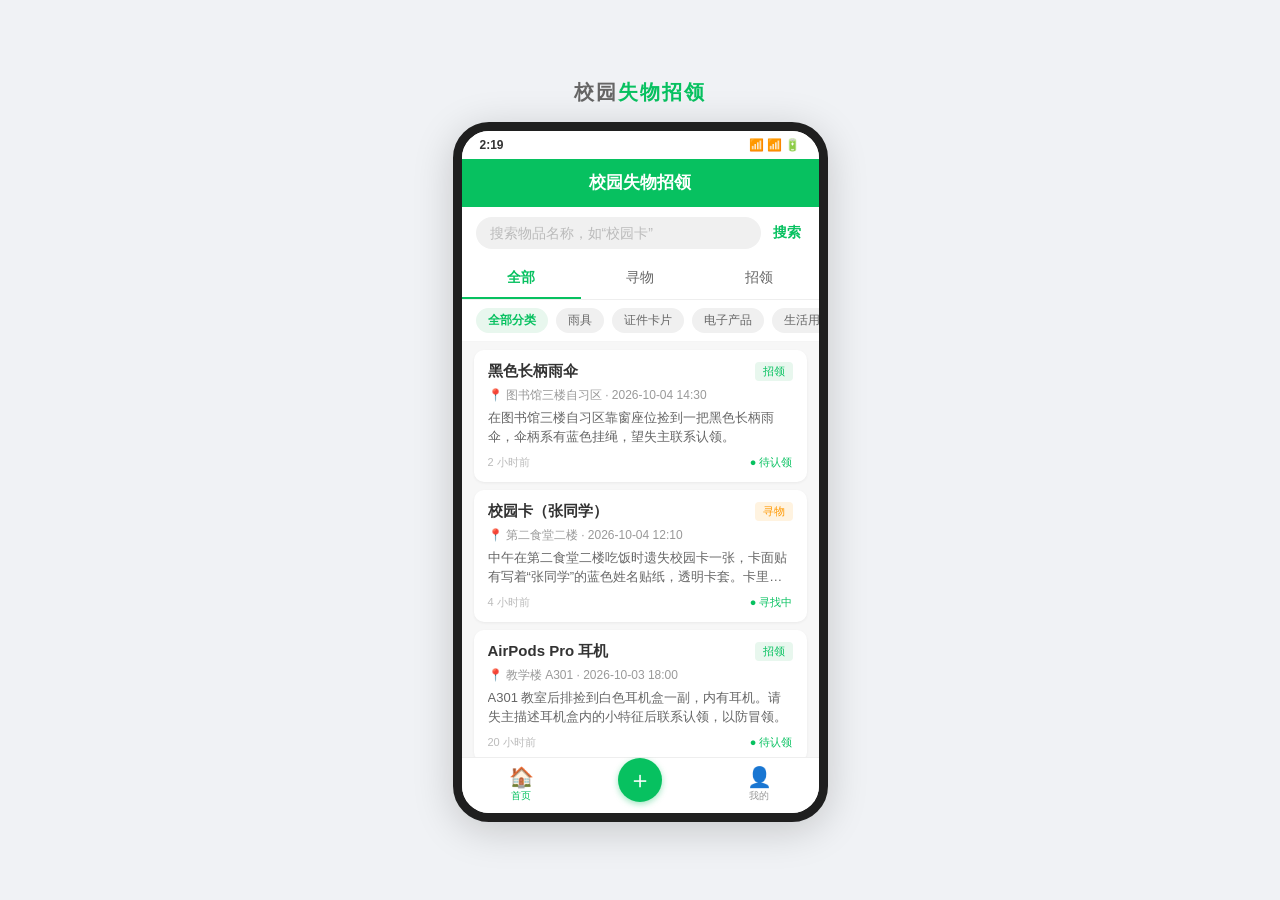
<file: index.html>
<!DOCTYPE html>
<html lang="zh-CN">
<head>
  <meta charset="UTF-8">
  <meta name="viewport" content="width=device-width, initial-scale=1.0">
  <title>校园失物招领</title>
  <link rel="stylesheet" href="css/style.css">
</head>
<body>
  <div class="app-title">校园<span>失物招领</span></div>

  <div class="phone">
    <div class="status-bar"><span id="clock">9:41</span><span>📶 📶 🔋</span></div>

    <!-- 导航栏 -->
    <div class="nav-bar">
      <span class="back" id="navBack" style="display:none;">‹</span>
      <span id="navTitle">校园失物招领</span>
      <span class="nav-right" id="navRight" style="display:none;"></span>
    </div>

    <!-- 内容区 -->
    <div class="content" id="content">

      <!-- 首页 -->
      <div class="page active" id="page-home">
        <div class="search-bar">
          <input class="search-input" id="homeSearch" placeholder="搜索物品名称，如“校园卡”">
          <span class="search-do" id="homeSearchDo">搜索</span>
        </div>
        <div class="tabs" id="typeTabs">
          <div class="tab active" data-type="all">全部</div>
          <div class="tab" data-type="lost">寻物</div>
          <div class="tab" data-type="found">招领</div>
        </div>
        <div class="filter-bar" id="categoryChips"></div>
        <div id="homeList"></div>
      </div>

      <!-- 发布页 -->
      <div class="page" id="page-publish">
        <div class="type-selector" id="typeSelector">
          <div class="type-btn selected" data-type="lost">🔍 发布寻物</div>
          <div class="type-btn" data-type="found">📦 发布招领</div>
        </div>

        <div class="form-section">
          <div class="form-row">
            <span class="form-label required">物品名称</span>
            <input class="form-input" id="f-title" placeholder="如：校园卡、雨伞">
          </div>
          <div class="form-row">
            <span class="form-label required">地点</span>
            <input class="form-input" id="f-location" placeholder="如：第二食堂、图书馆三楼">
          </div>
          <div class="form-row">
            <span class="form-label required">时间</span>
            <input class="form-input" id="f-time" type="datetime-local">
          </div>
          <div class="form-row">
            <span class="form-label">分类</span>
            <select class="form-input form-select" id="f-category">
              <option value="证件卡片">证件卡片</option>
              <option value="电子产品">电子产品</option>
              <option value="钥匙">钥匙</option>
              <option value="雨具">雨具</option>
              <option value="书籍文具">书籍文具</option>
              <option value="生活用品">生活用品</option>
              <option value="其他">其他</option>
            </select>
          </div>
        </div>

        <div class="form-section">
          <div class="form-row top">
            <span class="form-label">详细描述</span>
            <textarea class="form-textarea" id="f-desc" placeholder="请描述物品的颜色、品牌、特征等信息，方便匹配…"></textarea>
          </div>
        </div>

        <div class="form-section">
          <div class="form-row">
            <span class="form-label required">联系方式</span>
            <input class="form-input" id="f-contact" placeholder="微信号 / 手机号 / QQ">
          </div>
          <div class="form-row">
            <span class="form-label">联系类型</span>
            <select class="form-input form-select" id="f-contactType">
              <option value="微信">微信</option>
              <option value="手机">手机</option>
              <option value="QQ">QQ</option>
              <option value="邮箱">邮箱</option>
            </select>
          </div>
        </div>

        <div class="field-error" id="formError" style="display:none;"></div>
        <button class="submit-btn" id="submitBtn">发 布</button>
        <div class="form-tip">发布即表示同意《用户协议》，信息仅保存在本地浏览器</div>
      </div>

      <!-- 详情页 -->
      <div class="page" id="page-detail">
        <div id="detailBody"></div>
      </div>

      <!-- 我的发布 -->
      <div class="page" id="page-mine">
        <div class="my-header">
          <div class="my-name">同学 👋</div>
          <div class="my-stats" id="myStats"></div>
        </div>
        <div class="section-title">我的发布</div>
        <div id="mineList"></div>
        <div class="section-title">其他功能</div>
        <div class="form-section">
          <div class="form-row"><span class="form-label" id="resetData" style="cursor:pointer;color:#ff4d4f;">🗑 清空本地数据</span><span style="color:#ccc;font-size:14px;">›</span></div>
          <div class="form-row"><span class="form-label">ℹ️ 关于</span><span style="color:#ccc;font-size:14px;">校园失物招领 v1.0</span></div>
        </div>
      </div>

    </div>

    <!-- 底部导航 -->
    <div class="tab-bar" id="tabBar">
      <div class="tab-item active" data-go="home"><span class="tab-icon">🏠</span>首页</div>
      <div class="tab-item" data-go="publish"><span class="tab-publish">＋</span></div>
      <div class="tab-item" data-go="mine"><span class="tab-icon">👤</span>我的</div>
    </div>

    <!-- 详情页底部联系栏（仅详情页显示） -->
    <div class="contact-bar" id="contactBar" style="display:none;">
      <div class="contact-info" id="contactInfo"></div>
      <button class="contact-btn secondary" id="copyContact">复制</button>
      <button class="contact-btn" id="contactBtn">联系发布者</button>
    </div>

    <div class="toast" id="toast"></div>
  </div>

  <script src="js/store.js"></script>
  <script src="js/seed.js"></script>
  <script src="js/app.js"></script>
</body>
</html>
</file>
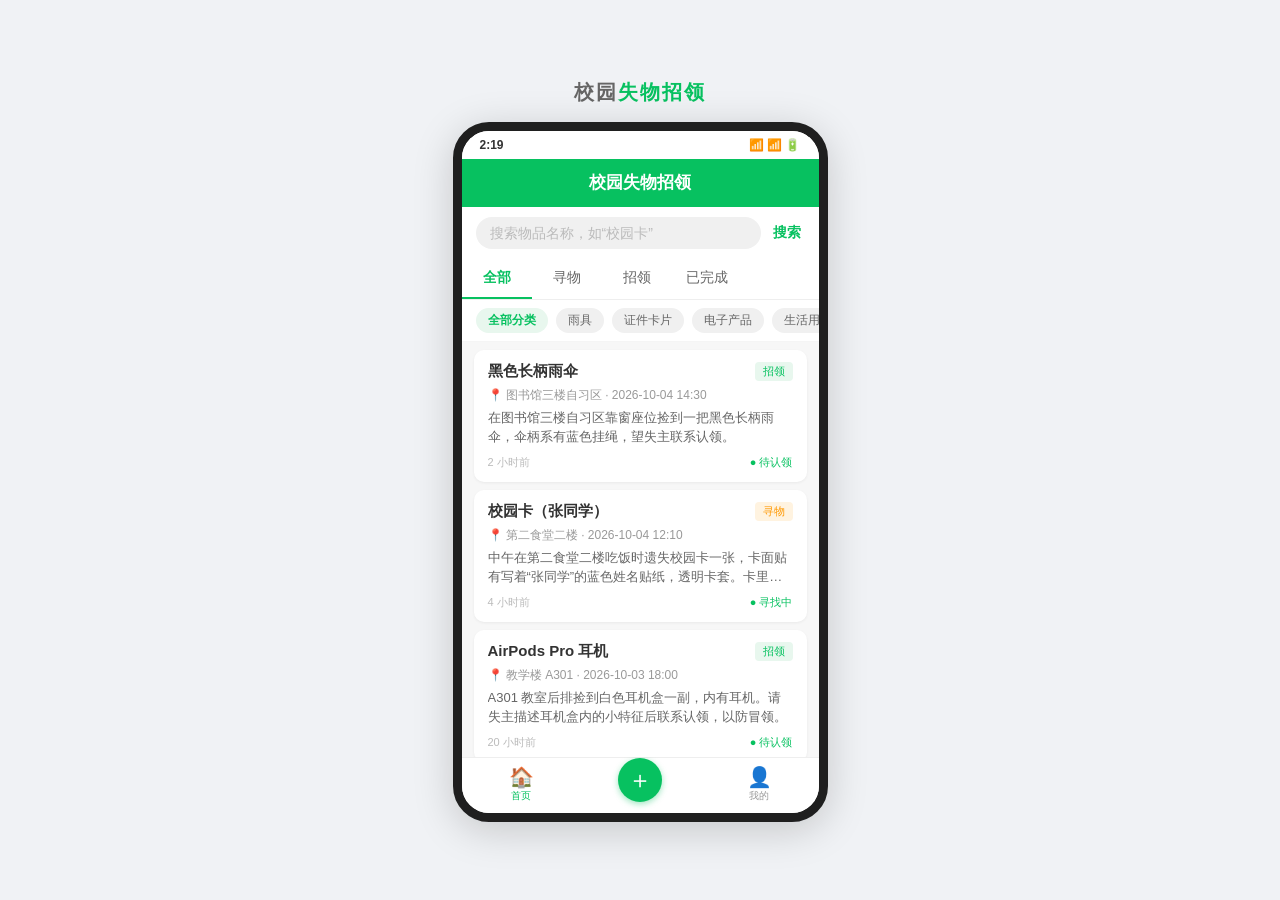
<file: 102402121-102302113-main/index.html>
<!DOCTYPE html>
<html lang="zh-CN">
<head>
  <meta charset="UTF-8">
  <meta name="viewport" content="width=device-width, initial-scale=1.0">
  <title>校园失物招领</title>
  <link rel="stylesheet" href="css/style.css">
</head>
<body>
  <div class="app-title">校园<span>失物招领</span></div>

  <div class="phone">
    <div class="status-bar"><span id="clock">9:41</span><span>📶 📶 🔋</span></div>

    <!-- 导航栏 -->
    <div class="nav-bar">
      <span class="back" id="navBack" style="display:none;">‹</span>
      <span id="navTitle">校园失物招领</span>
      <span class="nav-right" id="navRight" style="display:none;"></span>
    </div>

    <!-- 内容区 -->
    <div class="content" id="content">

      <!-- 首页 -->
      <div class="page active" id="page-home">
        <div class="search-bar">
          <input class="search-input" id="homeSearch" placeholder="搜索物品名称，如“校园卡”">
          <span class="search-do" id="homeSearchDo">搜索</span>
        </div>
        <div class="tabs" id="typeTabs">
          <div class="tab active" data-type="all">全部</div>
          <div class="tab" data-type="lost">寻物</div>
          <div class="tab" data-type="found">招领</div>
          <div class="tab" data-type="done">已完成</div>
        </div>
        <div class="filter-bar" id="categoryChips"></div>
        <div id="homeList"></div>
      </div>

      <!-- 发布页 -->
      <div class="page" id="page-publish">
        <div class="type-selector" id="typeSelector">
          <div class="type-btn selected" data-type="lost">🔍 发布寻物</div>
          <div class="type-btn" data-type="found">📦 发布招领</div>
        </div>

        <div class="form-section">
          <div class="form-row">
            <span class="form-label required">物品名称</span>
            <input class="form-input" id="f-title" placeholder="如：校园卡、雨伞">
          </div>
          <div class="form-row">
            <span class="form-label required">地点</span>
            <input class="form-input" id="f-location" placeholder="如：第二食堂、图书馆三楼">
          </div>
          <div class="form-row">
            <span class="form-label required">时间</span>
            <input class="form-input" id="f-time" type="datetime-local">
          </div>
          <div class="form-row">
            <span class="form-label">分类</span>
            <select class="form-input form-select" id="f-category">
              <option value="证件卡片">证件卡片</option>
              <option value="电子产品">电子产品</option>
              <option value="钥匙">钥匙</option>
              <option value="雨具">雨具</option>
              <option value="书籍文具">书籍文具</option>
              <option value="生活用品">生活用品</option>
              <option value="其他">其他</option>
            </select>
          </div>
        </div>

        <div class="form-section">
          <div class="form-row top">
            <span class="form-label">详细描述</span>
            <textarea class="form-textarea" id="f-desc" placeholder="请描述物品的颜色、品牌、特征等信息，方便匹配…"></textarea>
          </div>
        </div>

        <div class="form-section">
          <div class="form-row">
            <span class="form-label required">联系方式</span>
            <input class="form-input" id="f-contact" placeholder="微信号 / 手机号 / QQ">
          </div>
          <div class="form-row">
            <span class="form-label">联系类型</span>
            <select class="form-input form-select" id="f-contactType">
              <option value="微信">微信</option>
              <option value="手机">手机</option>
              <option value="QQ">QQ</option>
              <option value="邮箱">邮箱</option>
            </select>
          </div>
        </div>

        <div class="field-error" id="formError" style="display:none;"></div>
        <button class="submit-btn" id="submitBtn">发 布</button>
        <div class="form-tip">发布即表示同意《用户协议》，信息仅保存在本地浏览器</div>
      </div>

      <!-- 详情页 -->
      <div class="page" id="page-detail">
        <div id="detailBody"></div>
      </div>

      <!-- 我的发布 -->
      <div class="page" id="page-mine">
        <div class="my-header">
          <div class="my-name">同学 👋</div>
          <div class="my-stats" id="myStats"></div>
        </div>
        <div class="section-title">我的发布</div>
        <div id="mineList"></div>
        <div class="section-title">其他功能</div>
        <div class="form-section">
          <div class="form-row"><span class="form-label" id="resetData" style="cursor:pointer;color:#ff4d4f;">🗑 清空本地数据</span><span style="color:#ccc;font-size:14px;">›</span></div>
          <div class="form-row"><span class="form-label">ℹ️ 关于</span><span style="color:#ccc;font-size:14px;">校园失物招领 v1.0</span></div>
        </div>
      </div>

    </div>

    <!-- 底部导航 -->
    <div class="tab-bar" id="tabBar">
      <div class="tab-item active" data-go="home"><span class="tab-icon">🏠</span>首页</div>
      <div class="tab-item" data-go="publish"><span class="tab-publish">＋</span></div>
      <div class="tab-item" data-go="mine"><span class="tab-icon">👤</span>我的</div>
    </div>

    <!-- 详情页底部联系栏（仅详情页显示） -->
    <div class="contact-bar" id="contactBar" style="display:none;">
      <div class="contact-info" id="contactInfo"></div>
      <button class="contact-btn secondary" id="copyContact">复制</button>
      <button class="contact-btn" id="contactBtn">联系发布者</button>
    </div>

    <div class="toast" id="toast"></div>
  </div>

  <script src="js/store.js"></script>
  <script src="js/seed.js"></script>
  <script src="js/app.js"></script>
</body>
</html>
</file>
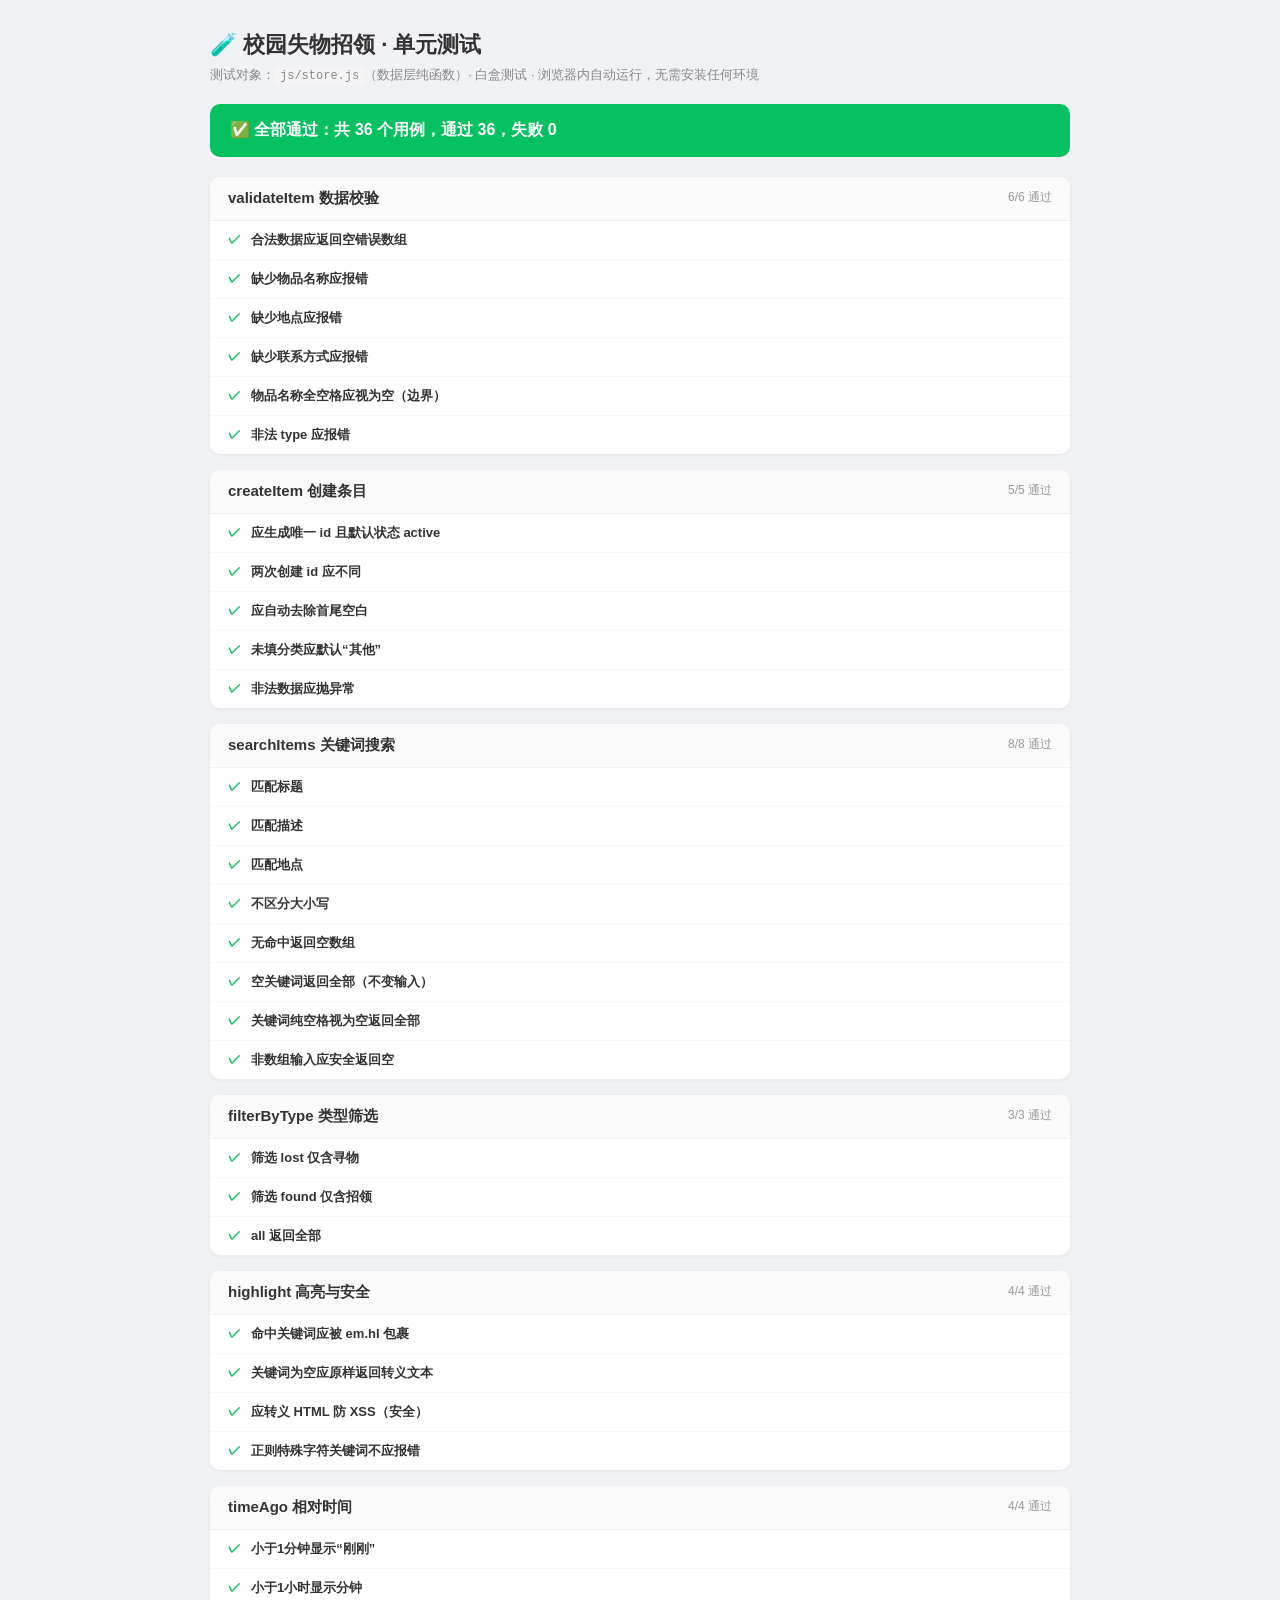
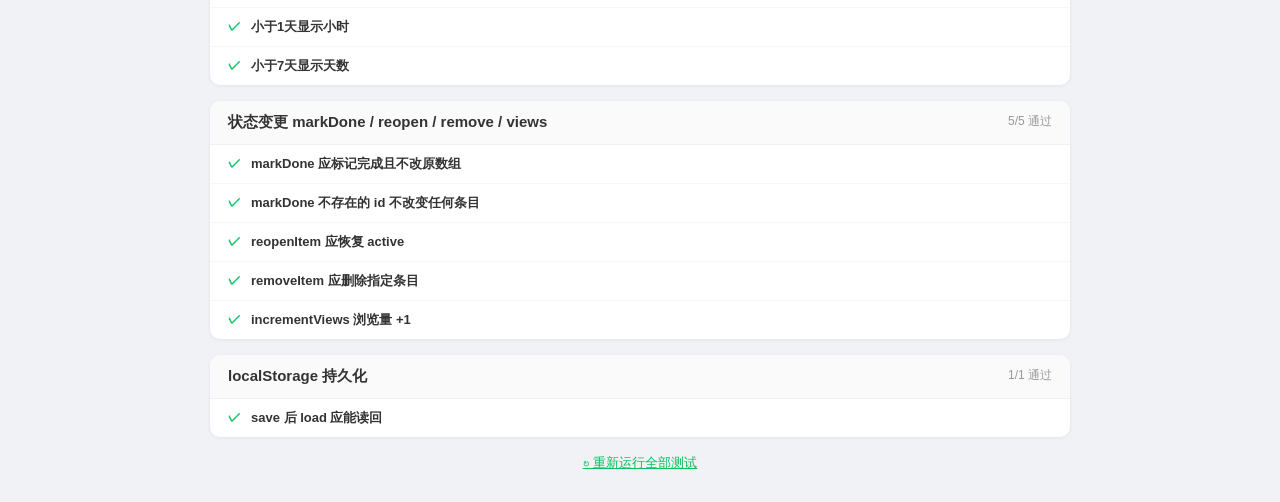
<file: test/test.html>
<!DOCTYPE html>
<html lang="zh-CN">
<head>
<meta charset="UTF-8">
<title>校园失物招领 - 单元测试</title>
<style>
  * { margin:0; padding:0; box-sizing:border-box; }
  body { font-family:"PingFang SC","Microsoft YaHei",sans-serif; background:#f0f2f5; padding:30px 20px; color:#333; }
  .wrap { max-width:860px; margin:0 auto; }
  h1 { font-size:22px; margin-bottom:6px; }
  .sub { color:#888; font-size:13px; margin-bottom:20px; }
  .summary { padding:16px 20px; border-radius:10px; color:#fff; font-size:16px; font-weight:600; margin-bottom:20px; }
  .summary.ok { background:#07c160; }
  .summary.bad { background:#ff4d4f; }
  .group { background:#fff; border-radius:10px; margin-bottom:16px; overflow:hidden; box-shadow:0 1px 4px rgba(0,0,0,.06); }
  .group-title { padding:12px 18px; background:#fafafa; font-size:15px; font-weight:600; border-bottom:1px solid #f0f0f0; }
  .group-title .cnt { float:right; font-size:12px; color:#999; font-weight:400; }
  .case { padding:10px 18px; font-size:13px; border-bottom:1px solid #f7f7f7; display:flex; align-items:flex-start; gap:10px; }
  .case:last-child { border-bottom:none; }
  .case .icon { font-weight:700; }
  .case.pass .icon { color:#07c160; }
  .case.fail .icon { color:#ff4d4f; }
  .case .name { flex:1; }
  .case .name b { color:#333; }
  .case .err { color:#ff4d4f; font-size:12px; margin-top:3px; }
  .case.fail { background:#fff5f5; }
  .run-again { margin-top:16px; text-align:center; }
  .run-again a { color:#07c160; font-size:13px; cursor:pointer; text-decoration:underline; }
  code { background:#f5f5f5; padding:1px 5px; border-radius:3px; font-size:12px; }
</style>
</head>
<body>
<div class="wrap">
  <h1>🧪 校园失物招领 · 单元测试</h1>
  <div class="sub">测试对象：<code>js/store.js</code>（数据层纯函数）· 白盒测试 · 浏览器内自动运行，无需安装任何环境</div>
  <div id="summary" class="summary">运行中…</div>
  <div id="results"></div>
  <div class="run-again"><a onclick="location.reload()">↻ 重新运行全部测试</a></div>
</div>

<script src="../js/store.js"></script>
<script>
/* ========== 极简测试框架 ========== */
var S = window.LostFoundStore;
var results = []; // {group, name, pass, err}
var groups = {};

function test(group, name, fn) {
  try { fn(); results.push({group:group, name:name, pass:true}); }
  catch (e) { results.push({group:group, name:name, pass:false, err:e.message}); }
}
function assert(cond, msg) { if (!cond) throw new Error(msg || '断言失败'); }
function eq(a, b, msg) {
  if (JSON.stringify(a) !== JSON.stringify(b))
    throw new Error((msg||'') + ' 期望 ' + JSON.stringify(b) + '，实际 ' + JSON.stringify(a));
}
function assertThrow(fn, msg) {
  var threw = false;
  try { fn(); } catch (e) { threw = true; }
  if (!threw) throw new Error(msg || '期望抛出异常但没有');
}

/* ========== 构造测试数据 ========== */
var ITEMS = [
  { id:'a', type:'lost',  title:'校园卡',   category:'证件卡片', location:'第二食堂', description:'中午遗失校园卡一张', contact:'wx1', status:'active', createdAt:1000, views:2 },
  { id:'b', type:'found', title:'黑色雨伞', category:'雨具',     location:'图书馆',   description:'捡到黑色长柄雨伞',   contact:'wx2', status:'active', createdAt:2000, views:5 },
  { id:'c', type:'found', title:'一串钥匙', category:'钥匙',     location:'宿舍3号楼',description:'三把钥匙带挂件',     contact:'wx3', status:'done',   createdAt:3000, views:0 }
];

/* ========== 1. validateItem 数据校验 ========== */
var G = 'validateItem 数据校验';
test(G, '合法数据应返回空错误数组', function () {
  var errs = S.validateItem({ type:'lost', title:'校园卡', location:'食堂', time:'2026-10-04 12:00', contact:'wx' });
  eq(errs.length, 0, '合法数据应无错误');
});
test(G, '缺少物品名称应报错', function () {
  var errs = S.validateItem({ type:'lost', location:'食堂', time:'t', contact:'wx' });
  assert(errs.some(function(e){return e.indexOf('物品名称')>=0;}), '应提示物品名称为空');
});
test(G, '缺少地点应报错', function () {
  var errs = S.validateItem({ type:'lost', title:'卡', time:'t', contact:'wx' });
  assert(errs.some(function(e){return e.indexOf('地点')>=0;}));
});
test(G, '缺少联系方式应报错', function () {
  var errs = S.validateItem({ type:'lost', title:'卡', location:'食堂', time:'t' });
  assert(errs.some(function(e){return e.indexOf('联系方式')>=0;}));
});
test(G, '物品名称全空格应视为空（边界）', function () {
  var errs = S.validateItem({ type:'lost', title:'   ', location:'食堂', time:'t', contact:'wx' });
  assert(errs.some(function(e){return e.indexOf('物品名称')>=0;}), '全空格应判定为空');
});
test(G, '非法 type 应报错', function () {
  var errs = S.validateItem({ type:'xxx', title:'卡', location:'食堂', time:'t', contact:'wx' });
  assert(errs.length > 0, 'type 非法应报错');
});

/* ========== 2. createItem 创建条目 ========== */
G = 'createItem 创建条目';
test(G, '应生成唯一 id 且默认状态 active', function () {
  var it = S.createItem({ type:'found', title:'耳机', location:'教室', time:'t', contact:'wx' });
  assert(typeof it.id === 'string' && it.id.length > 0, '应生成 id');
  eq(it.status, 'active');
  eq(it.views, 0);
  eq(it.type, 'found');
});
test(G, '两次创建 id 应不同', function () {
  var a = S.createItem({ type:'lost', title:'A', location:'L', time:'t', contact:'c' });
  var b = S.createItem({ type:'lost', title:'B', location:'L', time:'t', contact:'c' });
  assert(a.id !== b.id, 'id 不应重复');
});
test(G, '应自动去除首尾空白', function () {
  var it = S.createItem({ type:'lost', title:'  校园卡  ', location:'  食堂 ', time:'t', contact:'  wx ' });
  eq(it.title, '校园卡');
  eq(it.location, '食堂');
  eq(it.contact, 'wx');
});
test(G, '未填分类应默认“其他”', function () {
  var it = S.createItem({ type:'lost', title:'卡', location:'L', time:'t', contact:'c' });
  eq(it.category, '其他');
});
test(G, '非法数据应抛异常', function () {
  assertThrow(function () { S.createItem({ type:'lost', location:'L', time:'t', contact:'c' }); }, '缺标题应抛错');
});

/* ========== 3. searchItems 关键词搜索 ========== */
G = 'searchItems 关键词搜索';
test(G, '匹配标题', function () {
  var r = S.searchItems(ITEMS, '校园卡');
  eq(r.length, 1); eq(r[0].id, 'a');
});
test(G, '匹配描述', function () {
  var r = S.searchItems(ITEMS, '雨伞');
  eq(r.length, 1); eq(r[0].id, 'b');
});
test(G, '匹配地点', function () {
  var r = S.searchItems(ITEMS, '宿舍');
  eq(r.length, 1); eq(r[0].id, 'c');
});
test(G, '不区分大小写', function () {
  var r = S.searchItems([{ id:'x', type:'lost', title:'iPhone', category:'', location:'', description:'', contact:'', createdAt:1, status:'active', views:0 }], 'iphone');
  eq(r.length, 1);
});
test(G, '无命中返回空数组', function () {
  var r = S.searchItems(ITEMS, '不存在的物品xyz');
  eq(r, []);
});
test(G, '空关键词返回全部（不变输入）', function () {
  var r = S.searchItems(ITEMS, '');
  eq(r.length, ITEMS.length);
});
test(G, '关键词纯空格视为空返回全部', function () {
  var r = S.searchItems(ITEMS, '   ');
  eq(r.length, ITEMS.length);
});
test(G, '非数组输入应安全返回空', function () {
  eq(S.searchItems(null, '卡'), []);
  eq(S.searchItems(undefined, '卡'), []);
});

/* ========== 4. filterByType 类型筛选 ========== */
G = 'filterByType 类型筛选';
test(G, '筛选 lost 仅含寻物', function () {
  var r = S.filterByType(ITEMS, 'lost');
  eq(r.length, 1); eq(r[0].type, 'lost');
});
test(G, '筛选 found 仅含招领', function () {
  var r = S.filterByType(ITEMS, 'found');
  eq(r.length, 2);
  assert(r.every(function(x){return x.type==='found';}));
});
test(G, 'all 返回全部', function () {
  eq(S.filterByType(ITEMS, 'all').length, 3);
});

/* ========== 5. highlight 关键词高亮 + XSS 防护 ========== */
G = 'highlight 高亮与安全';
test(G, '命中关键词应被 em.hl 包裹', function () {
  var h = S.highlight('我丢了校园卡', '校园卡');
  assert(h.indexOf('<em class="hl">校园卡</em>') >= 0, '应高亮包裹，实际：' + h);
});
test(G, '关键词为空应原样返回转义文本', function () {
  eq(S.highlight('普通文本', ''), '普通文本');
});
test(G, '应转义 HTML 防 XSS（安全）', function () {
  var evil = '<script>alert(1)<' + '/script>';
  var h = S.highlight(evil, '');
  assert(h.indexOf('<script>') === -1, '不应出现未转义的 script 标签，实际：' + h);
  assert(h.indexOf('&lt;script&gt;') >= 0, '应转义为 &lt;script&gt;');
});
test(G, '正则特殊字符关键词不应报错', function () {
  var h = S.highlight('价格是 a+b*c', 'a+b*c');
  assert(h.indexOf('<em class="hl">') >= 0, '特殊字符应能匹配，实际：' + h);
});

/* ========== 6. timeAgo 相对时间 ========== */
G = 'timeAgo 相对时间';
var NOW = 1000000; // 基准时间（毫秒）
test(G, '小于1分钟显示“刚刚”', function () { eq(S.timeAgo(NOW - 30*1000, NOW), '刚刚'); });
test(G, '小于1小时显示分钟', function () { eq(S.timeAgo(NOW - 5*60*1000, NOW), '5 分钟前'); });
test(G, '小于1天显示小时', function () { eq(S.timeAgo(NOW - 3*3600*1000, NOW), '3 小时前'); });
test(G, '小于7天显示天数', function () { eq(S.timeAgo(NOW - 2*86400*1000, NOW), '2 天前'); });

/* ========== 7. 状态变更（不可变） ========== */
G = '状态变更 markDone / reopen / remove / views';
test(G, 'markDone 应标记完成且不改原数组', function () {
  var r = S.markDone(ITEMS, 'a');
  eq(r.filter(function(x){return x.id==='a';})[0].status, 'done');
  eq(ITEMS.filter(function(x){return x.id==='a';})[0].status, 'active', '原数组不应被修改');
});
test(G, 'markDone 不存在的 id 不改变任何条目', function () {
  var r = S.markDone(ITEMS, 'not_exist');
  eq(r.length, ITEMS.length);
});
test(G, 'reopenItem 应恢复 active', function () {
  var r = S.reopenItem(ITEMS, 'c');
  eq(r.filter(function(x){return x.id==='c';})[0].status, 'active');
});
test(G, 'removeItem 应删除指定条目', function () {
  var r = S.removeItem(ITEMS, 'b');
  eq(r.length, 2);
  assert(!r.some(function(x){return x.id==='b';}));
});
test(G, 'incrementViews 浏览量 +1', function () {
  var r = S.incrementViews(ITEMS, 'a');
  eq(r.filter(function(x){return x.id==='a';})[0].views, 3);
  eq(ITEMS.filter(function(x){return x.id==='a';})[0].views, 2, '原对象不变');
});

/* ========== 8. localStorage 持久化 ========== */
G = 'localStorage 持久化';
test(G, 'save 后 load 应能读回', function () {
  S.clearItems();
  var sample = [{ id:'t1', type:'lost', title:'测试', status:'active', createdAt:1, views:0 }];
  assert(S.saveItems(sample) === true);
  var back = S.loadItems();
  eq(back, sample);
  S.clearItems();
  eq(S.loadItems(), null, '清空后应返回 null');
});

/* ========== 渲染结果 ========== */
var pass = results.filter(function(r){return r.pass;}).length;
var fail = results.length - pass;
var sum = document.getElementById('summary');
sum.className = 'summary ' + (fail === 0 ? 'ok' : 'bad');
sum.innerHTML = (fail === 0 ? '✅ 全部通过' : '❌ 存在失败') +
  '：共 ' + results.length + ' 个用例，通过 ' + pass + '，失败 ' + fail;

// 按分组渲染
var order = [];
results.forEach(function(r){ if (order.indexOf(r.group) === -1) order.push(r.group); });
var html = '';
order.forEach(function(g){
  var cases = results.filter(function(r){return r.group === g;});
  var gpass = cases.filter(function(c){return c.pass;}).length;
  html += '<div class="group"><div class="group-title">' + g +
    '<span class="cnt">' + gpass + '/' + cases.length + ' 通过</span></div>';
  cases.forEach(function(c){
    html += '<div class="case ' + (c.pass?'pass':'fail') + '">' +
      '<span class="icon">' + (c.pass?'✓':'✗') + '</span>' +
      '<span class="name"><b>' + c.name + '</b>' +
      (c.pass ? '' : '<div class="err">→ ' + c.err + '</div>') + '</span></div>';
  });
  html += '</div>';
});
document.getElementById('results').innerHTML = html;
</script>
</body>
</html>
</file>
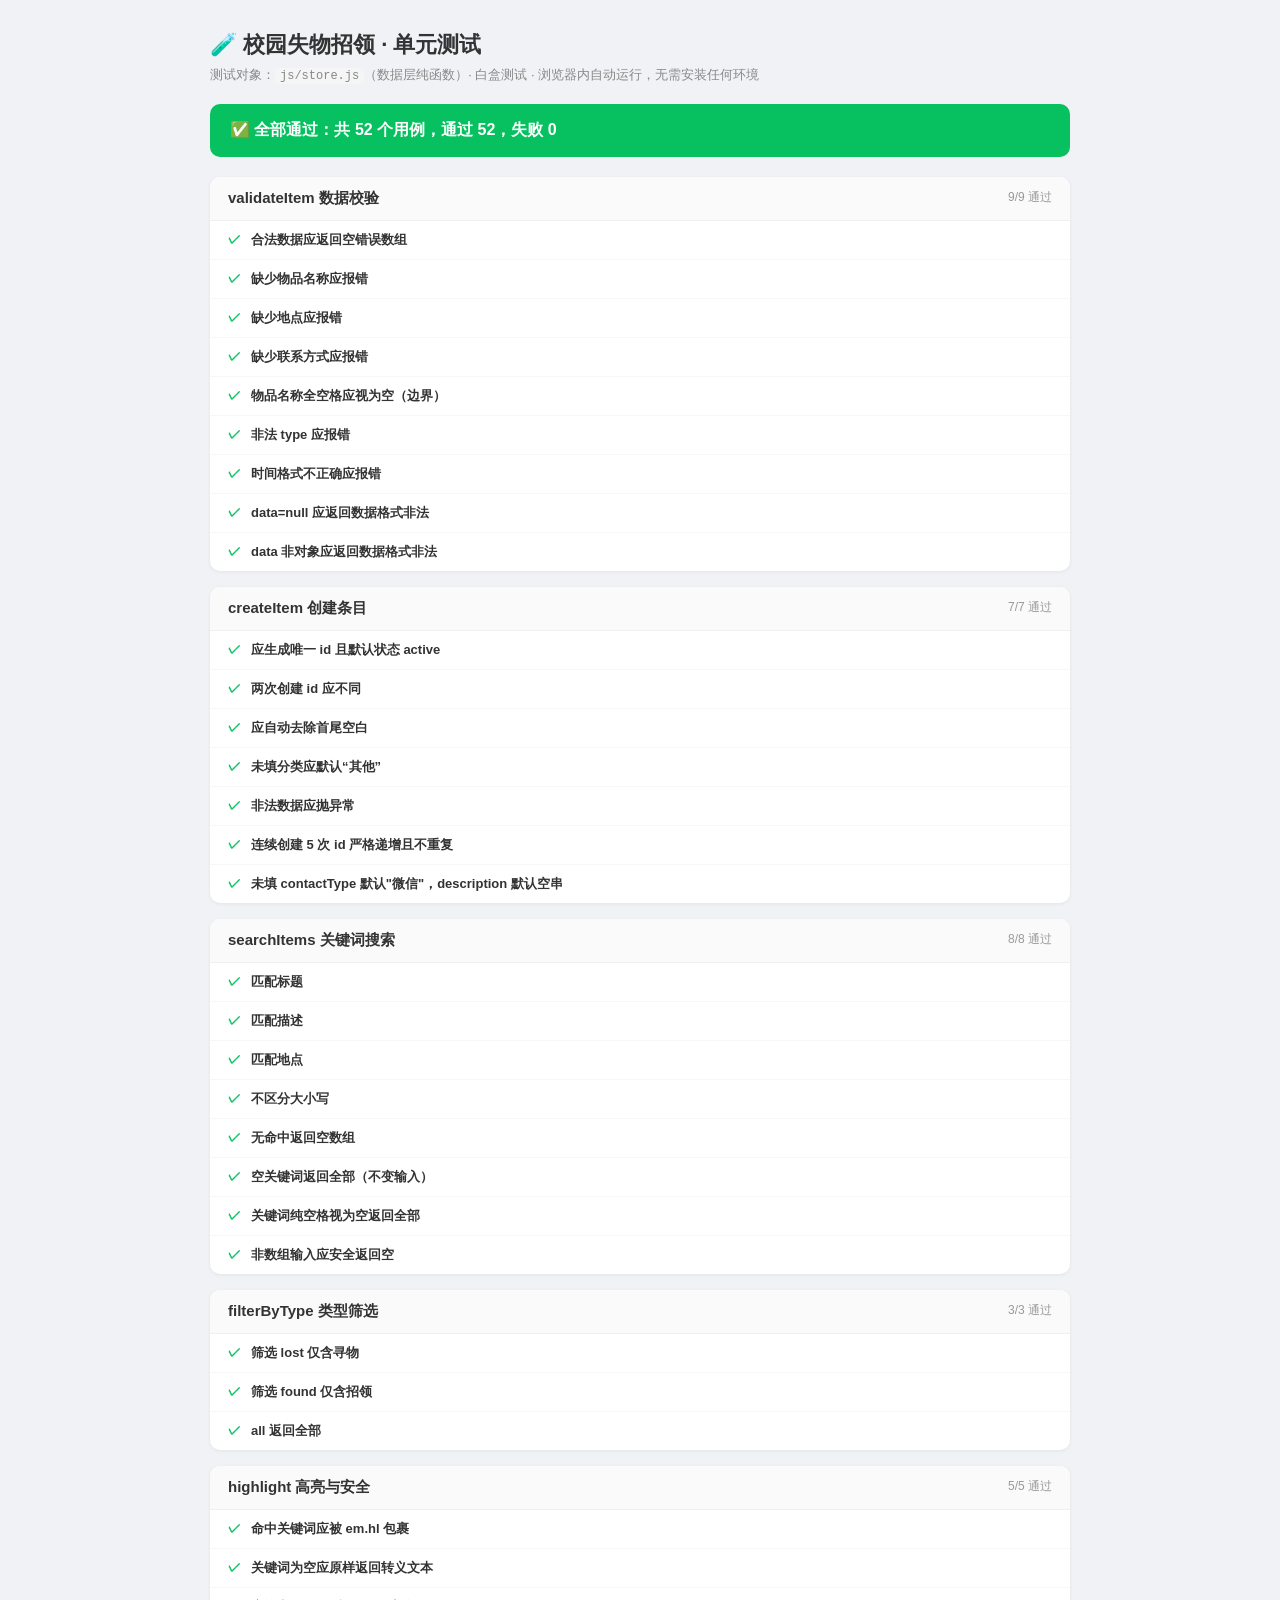
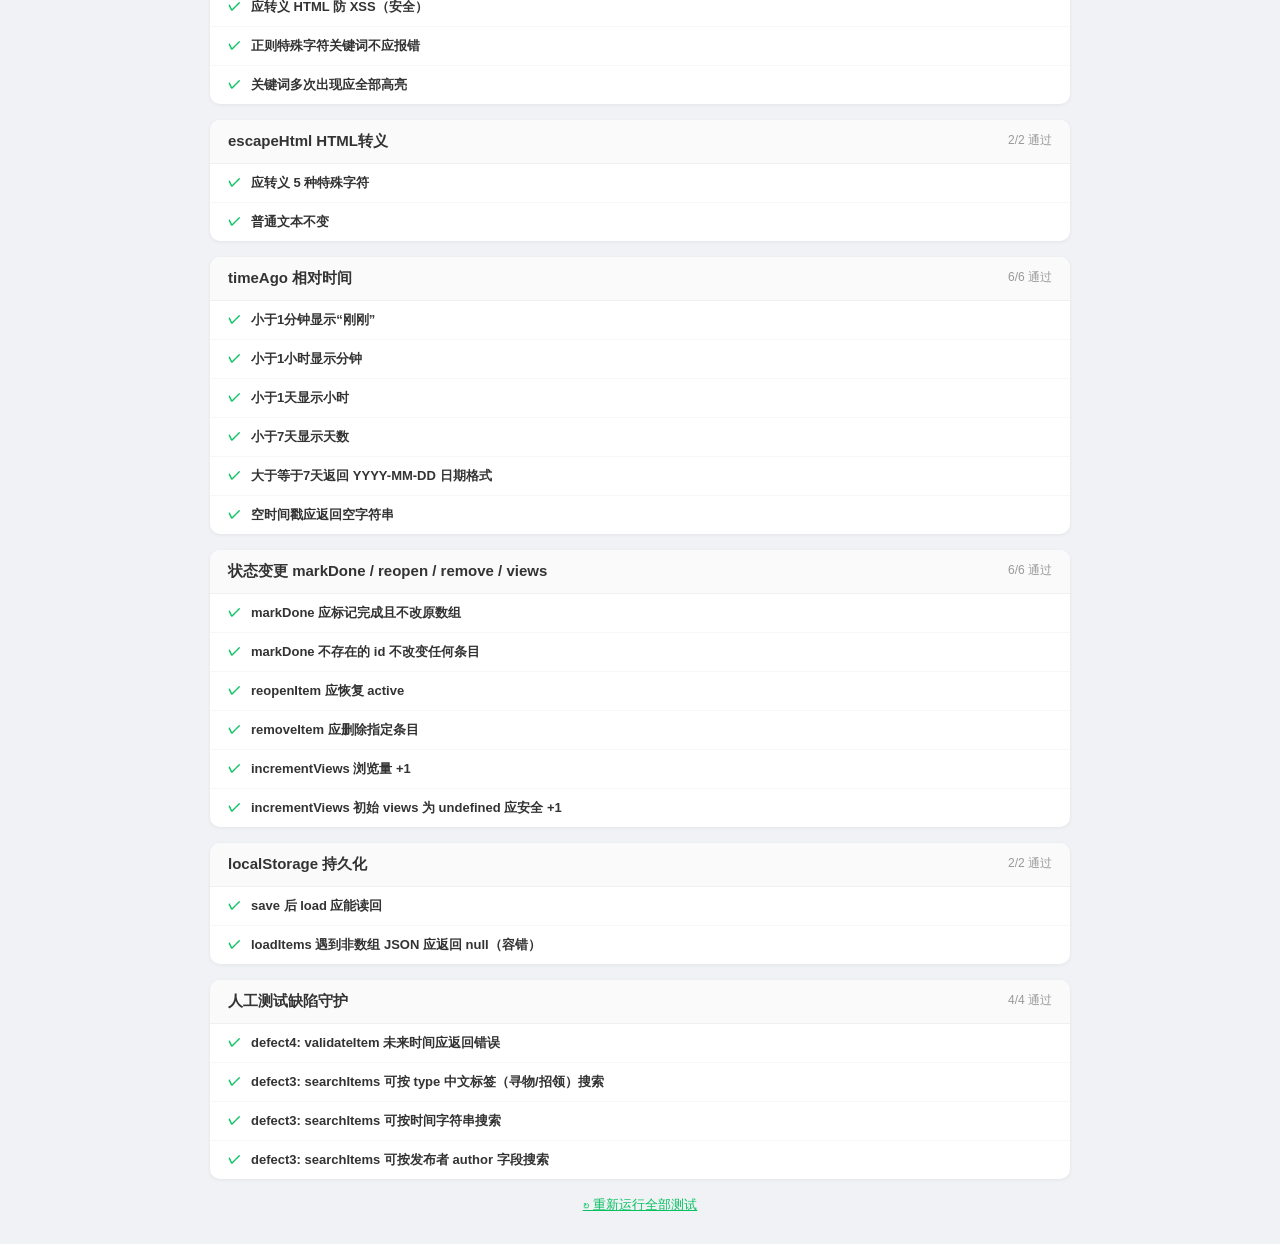
<file: 102402121-102302113-main/test/test.html>
<!DOCTYPE html>
<html lang="zh-CN">
<head>
<meta charset="UTF-8">
<title>校园失物招领 - 单元测试</title>
<style>
  * { margin:0; padding:0; box-sizing:border-box; }
  body { font-family:"PingFang SC","Microsoft YaHei",sans-serif; background:#f0f2f5; padding:30px 20px; color:#333; }
  .wrap { max-width:860px; margin:0 auto; }
  h1 { font-size:22px; margin-bottom:6px; }
  .sub { color:#888; font-size:13px; margin-bottom:20px; }
  .summary { padding:16px 20px; border-radius:10px; color:#fff; font-size:16px; font-weight:600; margin-bottom:20px; }
  .summary.ok { background:#07c160; }
  .summary.bad { background:#ff4d4f; }
  .group { background:#fff; border-radius:10px; margin-bottom:16px; overflow:hidden; box-shadow:0 1px 4px rgba(0,0,0,.06); }
  .group-title { padding:12px 18px; background:#fafafa; font-size:15px; font-weight:600; border-bottom:1px solid #f0f0f0; }
  .group-title .cnt { float:right; font-size:12px; color:#999; font-weight:400; }
  .case { padding:10px 18px; font-size:13px; border-bottom:1px solid #f7f7f7; display:flex; align-items:flex-start; gap:10px; }
  .case:last-child { border-bottom:none; }
  .case .icon { font-weight:700; }
  .case.pass .icon { color:#07c160; }
  .case.fail .icon { color:#ff4d4f; }
  .case .name { flex:1; }
  .case .name b { color:#333; }
  .case .err { color:#ff4d4f; font-size:12px; margin-top:3px; }
  .case.fail { background:#fff5f5; }
  .run-again { margin-top:16px; text-align:center; }
  .run-again a { color:#07c160; font-size:13px; cursor:pointer; text-decoration:underline; }
  code { background:#f5f5f5; padding:1px 5px; border-radius:3px; font-size:12px; }
</style>
</head>
<body>
<div class="wrap">
  <h1>🧪 校园失物招领 · 单元测试</h1>
  <div class="sub">测试对象：<code>js/store.js</code>（数据层纯函数）· 白盒测试 · 浏览器内自动运行，无需安装任何环境</div>
  <div id="summary" class="summary">运行中…</div>
  <div id="results"></div>
  <div class="run-again"><a onclick="location.reload()">↻ 重新运行全部测试</a></div>
</div>

<script src="../js/store.js"></script>
<script>
/* ========== 极简测试框架 ========== */
var S = window.LostFoundStore;
var results = []; // {group, name, pass, err}
var groups = {};

function test(group, name, fn) {
  try { fn(); results.push({group:group, name:name, pass:true}); }
  catch (e) { results.push({group:group, name:name, pass:false, err:e.message}); }
}
function assert(cond, msg) { if (!cond) throw new Error(msg || '断言失败'); }
function eq(a, b, msg) {
  if (JSON.stringify(a) !== JSON.stringify(b))
    throw new Error((msg||'') + ' 期望 ' + JSON.stringify(b) + '，实际 ' + JSON.stringify(a));
}
function assertThrow(fn, msg) {
  var threw = false;
  try { fn(); } catch (e) { threw = true; }
  if (!threw) throw new Error(msg || '期望抛出异常但没有');
}

/* ========== 构造测试数据 ========== */
var ITEMS = [
  { id:'a', type:'lost',  title:'校园卡',   category:'证件卡片', location:'第二食堂', description:'中午遗失校园卡一张', contact:'wx1', status:'active', createdAt:1000, views:2, author:'张同学' },
  { id:'b', type:'found', title:'黑色雨伞', category:'雨具',     location:'图书馆',   description:'捡到黑色长柄雨伞',   contact:'wx2', status:'active', createdAt:2000, views:5, author:'热心同学' },
  { id:'c', type:'found', title:'一串钥匙', category:'钥匙',     location:'宿舍3号楼',description:'三把钥匙带挂件',     contact:'wx3', status:'done',   createdAt:3000, views:0, author:'宿管阿姨' }
];

/* ========== 1. validateItem 数据校验 ========== */
var G = 'validateItem 数据校验';
test(G, '合法数据应返回空错误数组', function () {
  var errs = S.validateItem({ type:'lost', title:'校园卡', location:'食堂', time:'2026-10-04 12:00', contact:'wx' });
  eq(errs.length, 0, '合法数据应无错误');
});
test(G, '缺少物品名称应报错', function () {
  var errs = S.validateItem({ type:'lost', location:'食堂', time:'2026-10-10 12:00', contact:'wx' });
  assert(errs.some(function(e){return e.indexOf('物品名称')>=0;}), '应提示物品名称为空');
});
test(G, '缺少地点应报错', function () {
  var errs = S.validateItem({ type:'lost', title:'卡', time:'2026-10-10 12:00', contact:'wx' });
  assert(errs.some(function(e){return e.indexOf('地点')>=0;}));
});
test(G, '缺少联系方式应报错', function () {
  var errs = S.validateItem({ type:'lost', title:'卡', location:'食堂', time:'2026-10-10 12:00' });
  assert(errs.some(function(e){return e.indexOf('联系方式')>=0;}));
});
test(G, '物品名称全空格应视为空（边界）', function () {
  var errs = S.validateItem({ type:'lost', title:'   ', location:'食堂', time:'2026-10-10 12:00', contact:'wx' });
  assert(errs.some(function(e){return e.indexOf('物品名称')>=0;}), '全空格应判定为空');
});
test(G, '非法 type 应报错', function () {
  var errs = S.validateItem({ type:'xxx', title:'卡', location:'食堂', time:'2026-10-10 12:00', contact:'wx' });
  assert(errs.length > 0, 'type 非法应报错');
});
test(G, '时间格式不正确应报错', function () {
  var errs = S.validateItem({ type:'lost', title:'卡', location:'L', time:'昨天下午', contact:'wx' });
  assert(errs.some(function(e){return e.indexOf('时间格式')>=0;}), '非法时间格式应提示时间格式不正确');
});
test(G, 'data=null 应返回数据格式非法', function () {
  var errs = S.validateItem(null);
  eq(errs.length, 1);
  eq(errs[0], '数据格式非法');
});
test(G, 'data 非对象应返回数据格式非法', function () {
  var errs = S.validateItem('hello');
  eq(errs[0], '数据格式非法');
});

/* ========== 2. createItem 创建条目 ========== */
G = 'createItem 创建条目';
test(G, '应生成唯一 id 且默认状态 active', function () {
  var it = S.createItem({ type:'found', title:'耳机', location:'教室', time:'2026-10-10 12:00', contact:'wx' });
  assert(typeof it.id === 'string' && it.id.length > 0, '应生成 id');
  eq(it.status, 'active');
  eq(it.views, 0);
  eq(it.type, 'found');
});
test(G, '两次创建 id 应不同', function () {
  var a = S.createItem({ type:'lost', title:'A', location:'L', time:'2026-10-10 12:00', contact:'c' });
  var b = S.createItem({ type:'lost', title:'B', location:'L', time:'2026-10-10 12:00', contact:'c' });
  assert(a.id !== b.id, 'id 不应重复');
});
test(G, '应自动去除首尾空白', function () {
  var it = S.createItem({ type:'lost', title:'  校园卡  ', location:'  食堂 ', time:'2026-10-10 12:00', contact:'  wx ' });
  eq(it.title, '校园卡');
  eq(it.location, '食堂');
  eq(it.contact, 'wx');
});
test(G, '未填分类应默认“其他”', function () {
  var it = S.createItem({ type:'lost', title:'卡', location:'L', time:'2026-10-10 12:00', contact:'c' });
  eq(it.category, '其他');
});
test(G, '非法数据应抛异常', function () {
  assertThrow(function () { S.createItem({ type:'lost', location:'L', time:'2026-10-10 12:00', contact:'c' }); }, '缺标题应抛错');
});
test(G, '连续创建 5 次 id 严格递增且不重复', function () {
  var ids = [];
  for (var i = 0; i < 5; i++) {
    var it = S.createItem({ type:'lost', title:'T'+i, location:'L', time:'2026-10-10 12:00', contact:'c' });
    ids.push(it.id);
  }
  // 所有 id 互不相同
  eq(ids.length, 5);
  assert(new Set(ids).size === 5, '5 次创建应互不重复');
});
test(G, '未填 contactType 默认"微信"，description 默认空串', function () {
  var it = S.createItem({ type:'found', title:'卡', location:'L', time:'2026-10-10 12:00', contact:'c' });
  eq(it.contactType, '微信');
  eq(it.description, '');
});

/* ========== 3. searchItems 关键词搜索 ========== */
G = 'searchItems 关键词搜索';
test(G, '匹配标题', function () {
  var r = S.searchItems(ITEMS, '校园卡');
  eq(r.length, 1); eq(r[0].id, 'a');
});
test(G, '匹配描述', function () {
  var r = S.searchItems(ITEMS, '雨伞');
  eq(r.length, 1); eq(r[0].id, 'b');
});
test(G, '匹配地点', function () {
  var r = S.searchItems(ITEMS, '宿舍');
  eq(r.length, 1); eq(r[0].id, 'c');
});
test(G, '不区分大小写', function () {
  var r = S.searchItems([{ id:'x', type:'lost', title:'iPhone', category:'', location:'', description:'', contact:'', createdAt:1, status:'active', views:0 }], 'iphone');
  eq(r.length, 1);
});
test(G, '无命中返回空数组', function () {
  var r = S.searchItems(ITEMS, '不存在的物品xyz');
  eq(r.length, 0);
});
test(G, '空关键词返回全部（不变输入）', function () {
  var r = S.searchItems(ITEMS, '');
  eq(r.length, ITEMS.length);
});
test(G, '关键词纯空格视为空返回全部', function () {
  var r = S.searchItems(ITEMS, '   ');
  eq(r.length, ITEMS.length);
});
test(G, '非数组输入应安全返回空', function () {
  eq(S.searchItems(null, '卡'), []);
  eq(S.searchItems(undefined, '卡'), []);
});

/* ========== 4. filterByType 类型筛选 ========== */
G = 'filterByType 类型筛选';
test(G, '筛选 lost 仅含寻物', function () {
  var r = S.filterByType(ITEMS, 'lost');
  eq(r.length, 1); eq(r[0].type, 'lost');
});
test(G, '筛选 found 仅含招领', function () {
  var r = S.filterByType(ITEMS, 'found');
  eq(r.length, 2);
  assert(r.every(function(x){return x.type==='found';}));
});
test(G, 'all 返回全部', function () {
  eq(S.filterByType(ITEMS, 'all').length, 3);
});

/* ========== 5. highlight 关键词高亮 + XSS 防护 ========== */
G = 'highlight 高亮与安全';
test(G, '命中关键词应被 em.hl 包裹', function () {
  var h = S.highlight('我丢了校园卡', '校园卡');
  assert(h.indexOf('<em class="hl">校园卡</em>') >= 0, '应高亮包裹，实际：' + h);
});
test(G, '关键词为空应原样返回转义文本', function () {
  eq(S.highlight('普通文本', ''), '普通文本');
});
test(G, '应转义 HTML 防 XSS（安全）', function () {
  var evil = '<script>alert(1)<' + '/script>';
  var h = S.highlight(evil, '');
  assert(h.indexOf('<script>') === -1, '不应出现未转义的 script 标签，实际：' + h);
  assert(h.indexOf('&lt;script&gt;') >= 0, '应转义为 &lt;script&gt;');
});
test(G, '正则特殊字符关键词不应报错', function () {
  var h = S.highlight('价格是 a+b*c', 'a+b*c');
  assert(h.indexOf('<em class="hl">') >= 0, '特殊字符应能匹配，实际：' + h);
});
test(G, '关键词多次出现应全部高亮', function () {
  var h = S.highlight('lost 苹果和 lost 香蕉和 lost 橘子', 'lost');
  // 统计 <em class="hl">lost</em> 出现次数，应等于 3
  var count = (h.match(/<em class="hl">lost<\/em>/g) || []).length;
  eq(count, 3, 'lost 出现 3 次，应高亮 3 次，实际：' + h);
});

/* ========== 5b. escapeHtml 单独导出的转义函数 ========== */
G = 'escapeHtml HTML转义';
test(G, '应转义 5 种特殊字符', function () {
  var s = S.escapeHtml('<a href="x" y=\'z\'>Tom & Jerry</a>');
  eq(s, '&lt;a href=&quot;x&quot; y=&#39;z&#39;&gt;Tom &amp; Jerry&lt;/a&gt;');
});
test(G, '普通文本不变', function () {
  eq(S.escapeHtml('你好世界 123'), '你好世界 123');
});

/* ========== 6. timeAgo 相对时间 ========== */
G = 'timeAgo 相对时间';
var NOW = 1000000; // 基准时间（毫秒）
test(G, '小于1分钟显示“刚刚”', function () { eq(S.timeAgo(NOW - 30*1000, NOW), '刚刚'); });
test(G, '小于1小时显示分钟', function () { eq(S.timeAgo(NOW - 5*60*1000, NOW), '5 分钟前'); });
test(G, '小于1天显示小时', function () { eq(S.timeAgo(NOW - 3*3600*1000, NOW), '3 小时前'); });
test(G, '小于7天显示天数', function () { eq(S.timeAgo(NOW - 2*86400*1000, NOW), '2 天前'); });
test(G, '大于等于7天返回 YYYY-MM-DD 日期格式', function () {
  var ts = NOW - 10 * 86400 * 1000; // 10 天前
  var result = S.timeAgo(ts, NOW);
  assert(/^\d{4}-\d{2}-\d{2}$/.test(result), '应返回 YYYY-MM-DD，实际：' + result);
});
test(G, '空时间戳应返回空字符串', function () {
  eq(S.timeAgo(null, NOW), '');
  eq(S.timeAgo(0, NOW), '');
  eq(S.timeAgo(undefined, NOW), '');
});

/* ========== 7. 状态变更（不可变） ========== */
G = '状态变更 markDone / reopen / remove / views';
test(G, 'markDone 应标记完成且不改原数组', function () {
  var r = S.markDone(ITEMS, 'a');
  eq(r.filter(function(x){return x.id==='a';})[0].status, 'done');
  eq(ITEMS.filter(function(x){return x.id==='a';})[0].status, 'active', '原数组不应被修改');
});
test(G, 'markDone 不存在的 id 不改变任何条目', function () {
  var r = S.markDone(ITEMS, 'not_exist');
  eq(r.length, ITEMS.length);
});
test(G, 'reopenItem 应恢复 active', function () {
  var r = S.reopenItem(ITEMS, 'c');
  eq(r.filter(function(x){return x.id==='c';})[0].status, 'active');
});
test(G, 'removeItem 应删除指定条目', function () {
  var r = S.removeItem(ITEMS, 'b');
  eq(r.length, 2);
  assert(!r.some(function(x){return x.id==='b';}));
});
test(G, 'incrementViews 浏览量 +1', function () {
  var r = S.incrementViews(ITEMS, 'a');
  eq(r.filter(function(x){return x.id==='a';})[0].views, 3);
  eq(ITEMS.filter(function(x){return x.id==='a';})[0].views, 2, '原对象不变');
});
test(G, 'incrementViews 初始 views 为 undefined 应安全 +1', function () {
  var itemsNoViews = [{ id:'x', type:'lost', title:'t', category:'', location:'', description:'', contact:'', createdAt:1, status:'active' }];
  var r = S.incrementViews(itemsNoViews, 'x');
  eq(r[0].views, 1);
});

/* ========== 8. localStorage 持久化 ========== */
G = 'localStorage 持久化';
test(G, 'save 后 load 应能读回', function () {
  S.clearItems();
  var sample = [{ id:'t1', type:'lost', title:'测试', status:'active', createdAt:1, views:0 }];
  assert(S.saveItems(sample) === true);
  var back = S.loadItems();
  eq(back, sample);
  S.clearItems();
  eq(S.loadItems(), null, '清空后应返回 null');
});
test(G, 'loadItems 遇到非数组 JSON 应返回 null（容错）', function () {
  S.clearItems();
  localStorage.setItem('lost_found_items_v1', '"just a string"');
  eq(S.loadItems(), null);
  localStorage.setItem('lost_found_items_v1', '{ "not": "an array" }');
  eq(S.loadItems(), null);
  S.clearItems();
});

/* ========== 9. 人工测试缺陷守护 ========== */
G = '人工测试缺陷守护';
test(G, 'defect4: validateItem 未来时间应返回错误', function () {
  var now = new Date();
  var future = new Date(now.getTime() + 3600000); // 1 小时后
  var ft = future.getFullYear() + '-' + String(future.getMonth()+1).padStart(2,'0') + '-' +
    String(future.getDate()).padStart(2,'0') + ' ' + String(future.getHours()).padStart(2,'0') + ':' +
    String(future.getMinutes()).padStart(2,'0');
  var data = { type:'lost', title:'测试物品', location:'宿舍', time:ft, contact:'test' };
  var errs = S.validateItem(data);
  assert(errs.some(function(e){ return e.indexOf('未来时间') !== -1; }), '应包含未来时间提示');
});
test(G, 'defect3: searchItems 可按 type 中文标签（寻物/招领）搜索', function () {
  var r1 = S.searchItems(ITEMS, '寻物');
  assert(r1.some(function(x){ return x.type === 'lost'; }), '应能匹配 lost 条目');
  var r2 = S.searchItems(ITEMS, '招领');
  assert(r2.some(function(x){ return x.type === 'found'; }), '应能匹配 found 条目');
});
test(G, 'defect3: searchItems 可按时间字符串搜索', function () {
  var items = [
    { id:'t1', type:'lost', title:'雨伞', location:'食堂', time:'2026-10-04 12:00', description:'', contact:'', category:'雨具', createdAt:1, status:'active' },
    { id:'t2', type:'found', title:'校园卡', location:'图书馆', time:'2026-10-01 09:30', description:'', contact:'', category:'证件卡片', createdAt:2, status:'active' }
  ];
  var r = S.searchItems(items, '2026-10-01');
  assert(r.length === 1, '应命中 1 条带该时间的条目');
  eq(r[0].id, 't2');
});
test(G, 'defect3: searchItems 可按发布者 author 字段搜索', function () {
  var r = S.searchItems(ITEMS, '宿管阿姨');
  eq(r.length, 1, '应命中宿管阿姨发布的钥匙条目');
  eq(r[0].id, 'c');
  // 再测搜不存在的 author 应返回空
  var r2 = S.searchItems(ITEMS, '不存在的名字');
  eq(r2.length, 0, '不存在的发布者不应被命中');
});

/* ========== 渲染结果 ========== */
var pass = results.filter(function(r){return r.pass;}).length;
var fail = results.length - pass;
var sum = document.getElementById('summary');
sum.className = 'summary ' + (fail === 0 ? 'ok' : 'bad');
sum.innerHTML = (fail === 0 ? '✅ 全部通过' : '❌ 存在失败') +
  '：共 ' + results.length + ' 个用例，通过 ' + pass + '，失败 ' + fail;

// 按分组渲染
var order = [];
results.forEach(function(r){ if (order.indexOf(r.group) === -1) order.push(r.group); });
var html = '';
order.forEach(function(g){
  var cases = results.filter(function(r){return r.group === g;});
  var gpass = cases.filter(function(c){return c.pass;}).length;
  html += '<div class="group"><div class="group-title">' + g +
    '<span class="cnt">' + gpass + '/' + cases.length + ' 通过</span></div>';
  cases.forEach(function(c){
    html += '<div class="case ' + (c.pass?'pass':'fail') + '">' +
      '<span class="icon">' + (c.pass?'✓':'✗') + '</span>' +
      '<span class="name"><b>' + c.name + '</b>' +
      (c.pass ? '' : '<div class="err">→ ' + c.err + '</div>') + '</span></div>';
  });
  html += '</div>';
});
document.getElementById('results').innerHTML = html;
</script>
</body>
</html>
</file>
<file: css/style.css>
/* ============================================================
   style.css —— 校园失物招领 （手机框居中 / PC 端 Web）
   主题色 #07c160，沿用第三次作业原型设计
   ============================================================ */

* { margin: 0; padding: 0; box-sizing: border-box; }

:root {
  --primary: #07c160;
  --primary-dark: #06ad56;
  --primary-light: #e8f7ee;
  --lost: #ff9800;
  --lost-light: #fff3e0;
  --text: #333;
  --text-sub: #666;
  --text-muted: #999;
  --line: #eee;
  --bg: #f0f2f5;
  --page-bg: #f7f7f7;
}

html, body {
  font-family: "PingFang SC", "Microsoft YaHei", "Helvetica Neue", Arial, sans-serif;
  background: var(--bg);
  color: var(--text);
  -webkit-font-smoothing: antialiased;
}

/* PC 端：手机框居中 */
body {
  min-height: 100vh;
  display: flex;
  flex-direction: column;
  align-items: center;
  justify-content: center;
  padding: 24px 12px;
  gap: 16px;
}

.app-title {
  font-size: 20px;
  font-weight: 700;
  color: var(--text-sub);
  letter-spacing: 2px;
}
.app-title span { color: var(--primary); }

/* 手机外框 */
.phone {
  width: 375px;
  height: 700px;
  background: #fff;
  border-radius: 36px;
  overflow: hidden;
  box-shadow: 0 8px 40px rgba(0, 0, 0, 0.18);
  display: flex;
  flex-direction: column;
  position: relative;
  border: 9px solid #1f1f1f;
}

.status-bar {
  height: 28px;
  background: #fff;
  display: flex;
  align-items: center;
  justify-content: space-between;
  padding: 0 18px;
  font-size: 12px;
  color: #333;
  font-weight: 600;
  flex-shrink: 0;
}

/* 导航栏 */
.nav-bar {
  height: 48px;
  background: var(--primary);
  color: #fff;
  display: flex;
  align-items: center;
  justify-content: center;
  font-size: 17px;
  font-weight: 600;
  position: relative;
  flex-shrink: 0;
}
.nav-bar .back {
  position: absolute;
  left: 14px;
  font-size: 24px;
  line-height: 1;
  cursor: pointer;
  user-select: none;
  top: 50%;
  transform: translateY(-50%);
}
.nav-bar .nav-right {
  position: absolute;
  right: 14px;
  font-size: 14px;
  cursor: pointer;
  opacity: 0.95;
}

/* 内容区 */
.content {
  flex: 1;
  overflow-y: auto;
  background: var(--page-bg);
  position: relative;
}
.content::-webkit-scrollbar { width: 0; display: none; }

.page { display: none; }
.page.active { display: block; animation: fade .18s ease; }
@keyframes fade { from { opacity: 0; } to { opacity: 1; } }

/* 搜索栏 */
.search-bar {
  padding: 10px 14px;
  background: #fff;
  display: flex;
  gap: 8px;
  align-items: center;
}
.search-input {
  flex: 1;
  background: #f0f0f0;
  border-radius: 20px;
  padding: 8px 14px;
  font-size: 14px;
  color: var(--text);
  display: flex;
  align-items: center;
  gap: 6px;
  border: none;
  outline: none;
}
.search-input::placeholder { color: #bbb; }
.search-icon { color: #bbb; }
.search-do {
  color: var(--primary);
  font-size: 14px;
  font-weight: 600;
  cursor: pointer;
  padding: 0 4px;
}

/* 分类 Tab */
.tabs { display: flex; background: #fff; border-bottom: 1px solid var(--line); }
.tab {
  flex: 1;
  text-align: center;
  padding: 10px 0;
  font-size: 14px;
  color: #666;
  border-bottom: 2px solid transparent;
  cursor: pointer;
  user-select: none;
}
.tab.active { color: var(--primary); border-bottom-color: var(--primary); font-weight: 600; }

/* 筛选条（附加功能） */
.filter-bar {
  display: flex;
  gap: 8px;
  padding: 8px 14px;
  background: #fff;
  border-bottom: 1px solid #f5f5f5;
  overflow-x: auto;
}
.filter-bar::-webkit-scrollbar { display: none; }
.chip {
  flex-shrink: 0;
  font-size: 12px;
  padding: 4px 12px;
  border-radius: 14px;
  background: #f0f0f0;
  color: #666;
  cursor: pointer;
  user-select: none;
}
.chip.active { background: var(--primary-light); color: var(--primary); font-weight: 600; }

/* 信息卡片 */
.card {
  background: #fff;
  margin: 8px 12px;
  border-radius: 10px;
  padding: 12px 14px;
  box-shadow: 0 1px 3px rgba(0, 0, 0, 0.06);
  cursor: pointer;
  transition: transform .12s ease, box-shadow .12s ease;
}
.card:hover { transform: translateY(-1px); box-shadow: 0 3px 10px rgba(0,0,0,.1); }
.card-header { display: flex; justify-content: space-between; align-items: center; margin-bottom: 6px; gap: 8px; }
.card-title { font-size: 15px; font-weight: 600; color: var(--text); flex: 1; overflow: hidden; text-overflow: ellipsis; white-space: nowrap; }
.card-meta { font-size: 12px; color: var(--text-muted); margin-bottom: 4px; }
.card-desc {
  font-size: 13px;
  color: var(--text-sub);
  line-height: 1.5;
  display: -webkit-box;
  -webkit-line-clamp: 2;
  -webkit-box-orient: vertical;
  overflow: hidden;
}
.card-footer { display: flex; justify-content: space-between; align-items: center; margin-top: 8px; }
.card-time { font-size: 11px; color: #bbb; }
.card-status { font-size: 11px; }
.card-status.active { color: var(--primary); }
.card-status.done { color: var(--text-muted); }

/* 标签 */
.tag { font-size: 11px; padding: 2px 8px; border-radius: 4px; flex-shrink: 0; }
.tag-found { background: var(--primary-light); color: var(--primary); }
.tag-lost  { background: var(--lost-light); color: var(--lost); }
.tag-done  { background: #eee; color: var(--text-muted); }
.tag-cat   { background: #f0f0f0; color: #666; }

/* 搜索高亮 */
.hl { color: #ff4d4f; font-weight: 600; font-style: normal; }
.search-result-header { padding: 10px 14px; font-size: 12px; color: var(--text-muted); }
.search-result-header b { color: var(--primary); }

/* 底部导航 */
.tab-bar { height: 56px; background: #fff; border-top: 1px solid var(--line); display: flex; flex-shrink: 0; }
.tab-item {
  flex: 1;
  display: flex;
  flex-direction: column;
  align-items: center;
  justify-content: center;
  font-size: 10px;
  color: #999;
  gap: 2px;
  cursor: pointer;
  user-select: none;
}
.tab-item.active { color: var(--primary); }
.tab-icon { font-size: 20px; line-height: 1; }
.tab-publish {
  background: var(--primary);
  color: #fff !important;
  border-radius: 50%;
  width: 44px;
  height: 44px;
  display: flex;
  align-items: center;
  justify-content: center;
  font-size: 24px;
  margin-top: -10px;
  box-shadow: 0 2px 6px rgba(7, 193, 96, 0.4);
}

/* 发布表单 */
.type-selector { display: flex; gap: 10px; padding: 12px 14px; }
.type-btn {
  flex: 1;
  padding: 10px;
  text-align: center;
  border-radius: 8px;
  border: 1px solid #ddd;
  font-size: 14px;
  color: #666;
  cursor: pointer;
  user-select: none;
  background: #fff;
}
.type-btn.selected { background: var(--primary-light); border-color: var(--primary); color: var(--primary); font-weight: 600; }

.form-section { background: #fff; margin: 8px 0; padding: 4px 14px; }
.form-row { display: flex; align-items: center; padding: 12px 0; border-bottom: 1px solid #f5f5f5; }
.form-row:last-child { border-bottom: none; }
.form-row.top { align-items: flex-start; padding-top: 14px; }
.form-label { width: 84px; font-size: 14px; color: var(--text); flex-shrink: 0; }
.form-label.required::before { content: "* "; color: #ff4d4f; }
.form-input {
  flex: 1;
  border: none;
  outline: none;
  font-size: 14px;
  color: var(--text);
  background: transparent;
  font-family: inherit;
}
.form-input::placeholder { color: #ccc; }
.form-select { appearance: none; }
.form-textarea {
  flex: 1;
  border: none;
  outline: none;
  font-size: 14px;
  resize: none;
  background: transparent;
  min-height: 64px;
  font-family: inherit;
  color: var(--text);
}
.submit-btn {
  margin: 20px 14px;
  background: var(--primary);
  color: #fff;
  text-align: center;
  padding: 13px;
  border-radius: 24px;
  font-size: 16px;
  font-weight: 600;
  cursor: pointer;
  user-select: none;
  border: none;
  width: calc(100% - 28px);
  font-family: inherit;
}
.submit-btn:active { background: var(--primary-dark); }
.form-tip { text-align: center; font-size: 11px; color: #bbb; padding-bottom: 20px; }

/* 详情页 */
.detail-header { background: #fff; padding: 16px; }
.detail-title { font-size: 19px; font-weight: 700; color: var(--text); margin-bottom: 8px; }
.detail-tags { display: flex; gap: 8px; margin-bottom: 12px; }
.detail-sub { font-size: 12px; color: var(--text-muted); }
.detail-info { background: #fff; margin-top: 8px; padding: 4px 16px; }
.detail-info-row { display: flex; padding: 10px 0; font-size: 14px; border-bottom: 1px solid #f7f7f7; }
.detail-info-row:last-child { border-bottom: none; }
.detail-info-label { width: 76px; color: var(--text-muted); flex-shrink: 0; }
.detail-info-value { color: var(--text); flex: 1; word-break: break-all; }
.detail-desc { background: #fff; margin-top: 8px; padding: 14px 16px; font-size: 14px; color: #555; line-height: 1.7; white-space: pre-line; }

.contact-bar {
  height: 60px;
  background: #fff;
  border-top: 1px solid var(--line);
  display: flex;
  align-items: center;
  padding: 0 14px;
  gap: 10px;
  flex-shrink: 0;
}
.contact-info { flex: 1; font-size: 13px; color: var(--text-sub); overflow: hidden; }
.contact-info b { color: var(--text); }
.contact-btn {
  background: var(--primary);
  color: #fff;
  padding: 9px 18px;
  border-radius: 20px;
  font-size: 14px;
  font-weight: 600;
  cursor: pointer;
  user-select: none;
  border: none;
  font-family: inherit;
  flex-shrink: 0;
}
.contact-btn.secondary { background: #fff; color: var(--primary); border: 1px solid var(--primary); }

/* 我的页面 */
.my-header { background: linear-gradient(135deg, var(--primary), #0bbf6e); color: #fff; padding: 22px 16px; }
.my-name { font-size: 17px; font-weight: 600; }
.my-stats { display: flex; gap: 24px; margin-top: 10px; font-size: 13px; opacity: 0.95; }
.status-actions { display: flex; gap: 6px; }
.status-btn {
  font-size: 11px;
  padding: 4px 10px;
  border-radius: 12px;
  border: 1px solid #ddd;
  color: #666;
  background: #fff;
  cursor: pointer;
  font-family: inherit;
}
.status-btn.done { border-color: var(--primary); color: var(--primary); }
.status-btn.danger { border-color: #ff4d4f; color: #ff4d4f; }
.section-title { padding: 14px 16px 6px; font-size: 13px; color: var(--text-muted); }

/* 空状态 */
.empty { text-align: center; padding: 60px 20px; color: #bbb; font-size: 13px; }
.empty-icon { font-size: 48px; margin-bottom: 12px; }

/* Toast */
.toast {
  position: absolute;
  top: 70px;
  left: 50%;
  transform: translateX(-50%);
  background: rgba(0, 0, 0, 0.78);
  color: #fff;
  padding: 9px 18px;
  border-radius: 8px;
  font-size: 13px;
  z-index: 99;
  opacity: 0;
  transition: opacity .2s ease;
  pointer-events: none;
  white-space: nowrap;
}
.toast.show { opacity: 1; }

/* 错误提示（表单） */
.field-error { color: #ff4d4f; font-size: 12px; padding: 0 14px 8px; }

/* 小屏适配 */
@media (max-width: 420px) {
  body { padding: 0; }
  .app-title { display: none; }
  .phone { width: 100vw; height: 100vh; border: none; border-radius: 0; }
}
</file>
<file: 102402121-102302113-main/css/style.css>
/* ============================================================
   style.css —— 校园失物招领 （手机框居中 / PC 端 Web）
   主题色 #07c160，沿用第三次作业原型设计
   ============================================================ */

* { margin: 0; padding: 0; box-sizing: border-box; }

:root {
  --primary: #07c160;
  --primary-dark: #06ad56;
  --primary-light: #e8f7ee;
  --lost: #ff9800;
  --lost-light: #fff3e0;
  --text: #333;
  --text-sub: #666;
  --text-muted: #999;
  --line: #eee;
  --bg: #f0f2f5;
  --page-bg: #f7f7f7;
}

html, body {
  font-family: "PingFang SC", "Microsoft YaHei", "Helvetica Neue", Arial, sans-serif;
  background: var(--bg);
  color: var(--text);
  -webkit-font-smoothing: antialiased;
}

/* PC 端：手机框居中 */
body {
  min-height: 100vh;
  display: flex;
  flex-direction: column;
  align-items: center;
  justify-content: center;
  padding: 24px 12px;
  gap: 16px;
}

.app-title {
  font-size: 20px;
  font-weight: 700;
  color: var(--text-sub);
  letter-spacing: 2px;
}
.app-title span { color: var(--primary); }

/* 手机外框 */
.phone {
  width: 375px;
  height: 700px;
  background: #fff;
  border-radius: 36px;
  overflow: hidden;
  box-shadow: 0 8px 40px rgba(0, 0, 0, 0.18);
  display: flex;
  flex-direction: column;
  position: relative;
  border: 9px solid #1f1f1f;
}

.status-bar {
  height: 28px;
  background: #fff;
  display: flex;
  align-items: center;
  justify-content: space-between;
  padding: 0 18px;
  font-size: 12px;
  color: #333;
  font-weight: 600;
  flex-shrink: 0;
}

/* 导航栏 */
.nav-bar {
  height: 48px;
  background: var(--primary);
  color: #fff;
  display: flex;
  align-items: center;
  justify-content: center;
  font-size: 17px;
  font-weight: 600;
  position: relative;
  flex-shrink: 0;
}
.nav-bar .back {
  position: absolute;
  left: 14px;
  font-size: 24px;
  line-height: 1;
  cursor: pointer;
  user-select: none;
  top: 50%;
  transform: translateY(-50%);
}
.nav-bar .nav-right {
  position: absolute;
  right: 14px;
  font-size: 14px;
  cursor: pointer;
  opacity: 0.95;
}

/* 内容区 */
.content {
  flex: 1;
  overflow-y: auto;
  background: var(--page-bg);
  position: relative;
}
.content::-webkit-scrollbar { width: 0; display: none; }

.page { display: none; }
.page.active { display: block; animation: fade .18s ease; }
@keyframes fade { from { opacity: 0; } to { opacity: 1; } }

/* 搜索栏 */
.search-bar {
  padding: 10px 14px;
  background: #fff;
  display: flex;
  gap: 8px;
  align-items: center;
}
.search-input {
  flex: 1;
  background: #f0f0f0;
  border-radius: 20px;
  padding: 8px 14px;
  font-size: 14px;
  color: var(--text);
  display: flex;
  align-items: center;
  gap: 6px;
  border: none;
  outline: none;
}
.search-input::placeholder { color: #bbb; }
.search-icon { color: #bbb; }
.search-do {
  color: var(--primary);
  font-size: 14px;
  font-weight: 600;
  cursor: pointer;
  padding: 0 4px;
}

/* 分类 Tab */
.tabs {
  display: flex;
  background: #fff;
  border-bottom: 1px solid var(--line);
  overflow-x: auto;
  -webkit-overflow-scrolling: touch;
  cursor: grab;
}
.tabs:active { cursor: grabbing; }
.tabs::-webkit-scrollbar { display: none; }
.tab {
  flex-shrink: 0;
  min-width: 70px;
  text-align: center;
  padding: 10px 14px;
  font-size: 14px;
  color: #666;
  border-bottom: 2px solid transparent;
  cursor: pointer;
  user-select: none;
}
.tab.active { color: var(--primary); border-bottom-color: var(--primary); font-weight: 600; }

/* 筛选条（附加功能） */
.filter-bar {
  display: flex;
  gap: 8px;
  padding: 8px 14px;
  background: #fff;
  border-bottom: 1px solid #f5f5f5;
  overflow-x: auto;
  -webkit-overflow-scrolling: touch;
  cursor: grab;
}
.filter-bar:active { cursor: grabbing; }
.filter-bar::-webkit-scrollbar { display: none; }
.chip {
  flex-shrink: 0;
  font-size: 12px;
  padding: 4px 12px;
  border-radius: 14px;
  background: #f0f0f0;
  color: #666;
  cursor: pointer;
  user-select: none;
}
.chip.active { background: var(--primary-light); color: var(--primary); font-weight: 600; }

/* 信息卡片 */
.card {
  background: #fff;
  margin: 8px 12px;
  border-radius: 10px;
  padding: 12px 14px;
  box-shadow: 0 1px 3px rgba(0, 0, 0, 0.06);
  cursor: pointer;
  transition: transform .12s ease, box-shadow .12s ease;
}
.card:hover { transform: translateY(-1px); box-shadow: 0 3px 10px rgba(0,0,0,.1); }
.card-header { display: flex; justify-content: space-between; align-items: center; margin-bottom: 6px; gap: 8px; }
.card-title { font-size: 15px; font-weight: 600; color: var(--text); flex: 1; overflow: hidden; text-overflow: ellipsis; white-space: nowrap; }
.card-meta { font-size: 12px; color: var(--text-muted); margin-bottom: 4px; }
.card-desc {
  font-size: 13px;
  color: var(--text-sub);
  line-height: 1.5;
  display: -webkit-box;
  -webkit-line-clamp: 2;
  -webkit-box-orient: vertical;
  overflow: hidden;
}
.card-footer { display: flex; justify-content: space-between; align-items: center; margin-top: 8px; }
.card-time { font-size: 11px; color: #bbb; }
.card-status { font-size: 11px; }
.card-status.active { color: var(--primary); }
.card-status.done { color: var(--text-muted); }

/* 标签 */
.tag { font-size: 11px; padding: 2px 8px; border-radius: 4px; flex-shrink: 0; }
.tag-found { background: var(--primary-light); color: var(--primary); }
.tag-lost  { background: var(--lost-light); color: var(--lost); }
.tag-done  { background: #eee; color: var(--text-muted); }
.tag-cat   { background: #f0f0f0; color: #666; }

/* 搜索高亮 */
.hl { color: #ff4d4f; font-weight: 600; font-style: normal; }
.search-result-header { padding: 10px 14px; font-size: 12px; color: var(--text-muted); }
.search-result-header b { color: var(--primary); }

/* 底部导航 */
.tab-bar { height: 56px; background: #fff; border-top: 1px solid var(--line); display: flex; flex-shrink: 0; }
.tab-item {
  flex: 1;
  display: flex;
  flex-direction: column;
  align-items: center;
  justify-content: center;
  font-size: 10px;
  color: #999;
  gap: 2px;
  cursor: pointer;
  user-select: none;
}
.tab-item.active { color: var(--primary); }
.tab-icon { font-size: 20px; line-height: 1; }
.tab-publish {
  background: var(--primary);
  color: #fff !important;
  border-radius: 50%;
  width: 44px;
  height: 44px;
  display: flex;
  align-items: center;
  justify-content: center;
  font-size: 24px;
  margin-top: -10px;
  box-shadow: 0 2px 6px rgba(7, 193, 96, 0.4);
}

/* 发布表单 */
.type-selector { display: flex; gap: 10px; padding: 12px 14px; }
.type-btn {
  flex: 1;
  padding: 10px;
  text-align: center;
  border-radius: 8px;
  border: 1px solid #ddd;
  font-size: 14px;
  color: #666;
  cursor: pointer;
  user-select: none;
  background: #fff;
}
.type-btn.selected { background: var(--primary-light); border-color: var(--primary); color: var(--primary); font-weight: 600; }

.form-section { background: #fff; margin: 8px 0; padding: 4px 14px; }
.form-row { display: flex; align-items: center; padding: 12px 0; border-bottom: 1px solid #f5f5f5; }
.form-row:last-child { border-bottom: none; }
.form-row.top { align-items: flex-start; padding-top: 14px; }
.form-label { width: 84px; font-size: 14px; color: var(--text); flex-shrink: 0; }
.form-label.required::before { content: "* "; color: #ff4d4f; }
.form-input {
  flex: 1;
  border: none;
  outline: none;
  font-size: 14px;
  color: var(--text);
  background: transparent;
  font-family: inherit;
}
.form-input::placeholder { color: #ccc; }
.form-select { appearance: none; }
.form-textarea {
  flex: 1;
  border: none;
  outline: none;
  font-size: 14px;
  resize: none;
  background: transparent;
  min-height: 64px;
  font-family: inherit;
  color: var(--text);
}
.submit-btn {
  margin: 20px 14px;
  background: var(--primary);
  color: #fff;
  text-align: center;
  padding: 13px;
  border-radius: 24px;
  font-size: 16px;
  font-weight: 600;
  cursor: pointer;
  user-select: none;
  border: none;
  width: calc(100% - 28px);
  font-family: inherit;
}
.submit-btn:active { background: var(--primary-dark); }
.form-tip { text-align: center; font-size: 11px; color: #bbb; padding-bottom: 20px; }

/* 详情页 */
.detail-header { background: #fff; padding: 16px; }
.detail-title { font-size: 19px; font-weight: 700; color: var(--text); margin-bottom: 8px; }
.detail-tags { display: flex; gap: 8px; margin-bottom: 12px; }
.detail-sub { font-size: 12px; color: var(--text-muted); }
.detail-info { background: #fff; margin-top: 8px; padding: 4px 16px; }
.detail-info-row { display: flex; padding: 10px 0; font-size: 14px; border-bottom: 1px solid #f7f7f7; }
.detail-info-row:last-child { border-bottom: none; }
.detail-info-label { width: 76px; color: var(--text-muted); flex-shrink: 0; }
.detail-info-value { color: var(--text); flex: 1; word-break: break-all; }
.detail-desc { background: #fff; margin-top: 8px; padding: 14px 16px; font-size: 14px; color: #555; line-height: 1.7; white-space: pre-line; }

.contact-bar {
  height: 60px;
  background: #fff;
  border-top: 1px solid var(--line);
  display: flex;
  align-items: center;
  padding: 0 14px;
  gap: 10px;
  flex-shrink: 0;
}
.contact-info { flex: 1; font-size: 13px; color: var(--text-sub); overflow: hidden; }
.contact-info b { color: var(--text); }
.contact-btn {
  background: var(--primary);
  color: #fff;
  padding: 9px 18px;
  border-radius: 20px;
  font-size: 14px;
  font-weight: 600;
  cursor: pointer;
  user-select: none;
  border: none;
  font-family: inherit;
  flex-shrink: 0;
}
.contact-btn.secondary { background: #fff; color: var(--primary); border: 1px solid var(--primary); }

/* 我的页面 */
.my-header { background: linear-gradient(135deg, var(--primary), #0bbf6e); color: #fff; padding: 22px 16px; }
.my-name { font-size: 17px; font-weight: 600; }
.my-stats { display: flex; gap: 24px; margin-top: 10px; font-size: 13px; opacity: 0.95; }
.status-actions { display: flex; gap: 6px; }
.status-btn {
  font-size: 11px;
  padding: 4px 10px;
  border-radius: 12px;
  border: 1px solid #ddd;
  color: #666;
  background: #fff;
  cursor: pointer;
  font-family: inherit;
}
.status-btn.done { border-color: var(--primary); color: var(--primary); }
.status-btn.danger { border-color: #ff4d4f; color: #ff4d4f; }
.section-title { padding: 14px 16px 6px; font-size: 13px; color: var(--text-muted); }

/* 空状态 */
.empty { text-align: center; padding: 60px 20px; color: #bbb; font-size: 13px; }
.empty-icon { font-size: 48px; margin-bottom: 12px; }

/* Toast */
.toast {
  position: absolute;
  top: 70px;
  left: 50%;
  transform: translateX(-50%);
  background: rgba(0, 0, 0, 0.78);
  color: #fff;
  padding: 9px 18px;
  border-radius: 8px;
  font-size: 13px;
  z-index: 99;
  opacity: 0;
  transition: opacity .2s ease;
  pointer-events: none;
  white-space: nowrap;
}
.toast.show { opacity: 1; }

/* 错误提示（表单） */
.field-error { color: #ff4d4f; font-size: 12px; padding: 0 14px 8px; }

/* 小屏适配 */
@media (max-width: 420px) {
  body { padding: 0; }
  .app-title { display: none; }
  .phone { width: 100vw; height: 100vh; border: none; border-radius: 0; }
}
</file>
